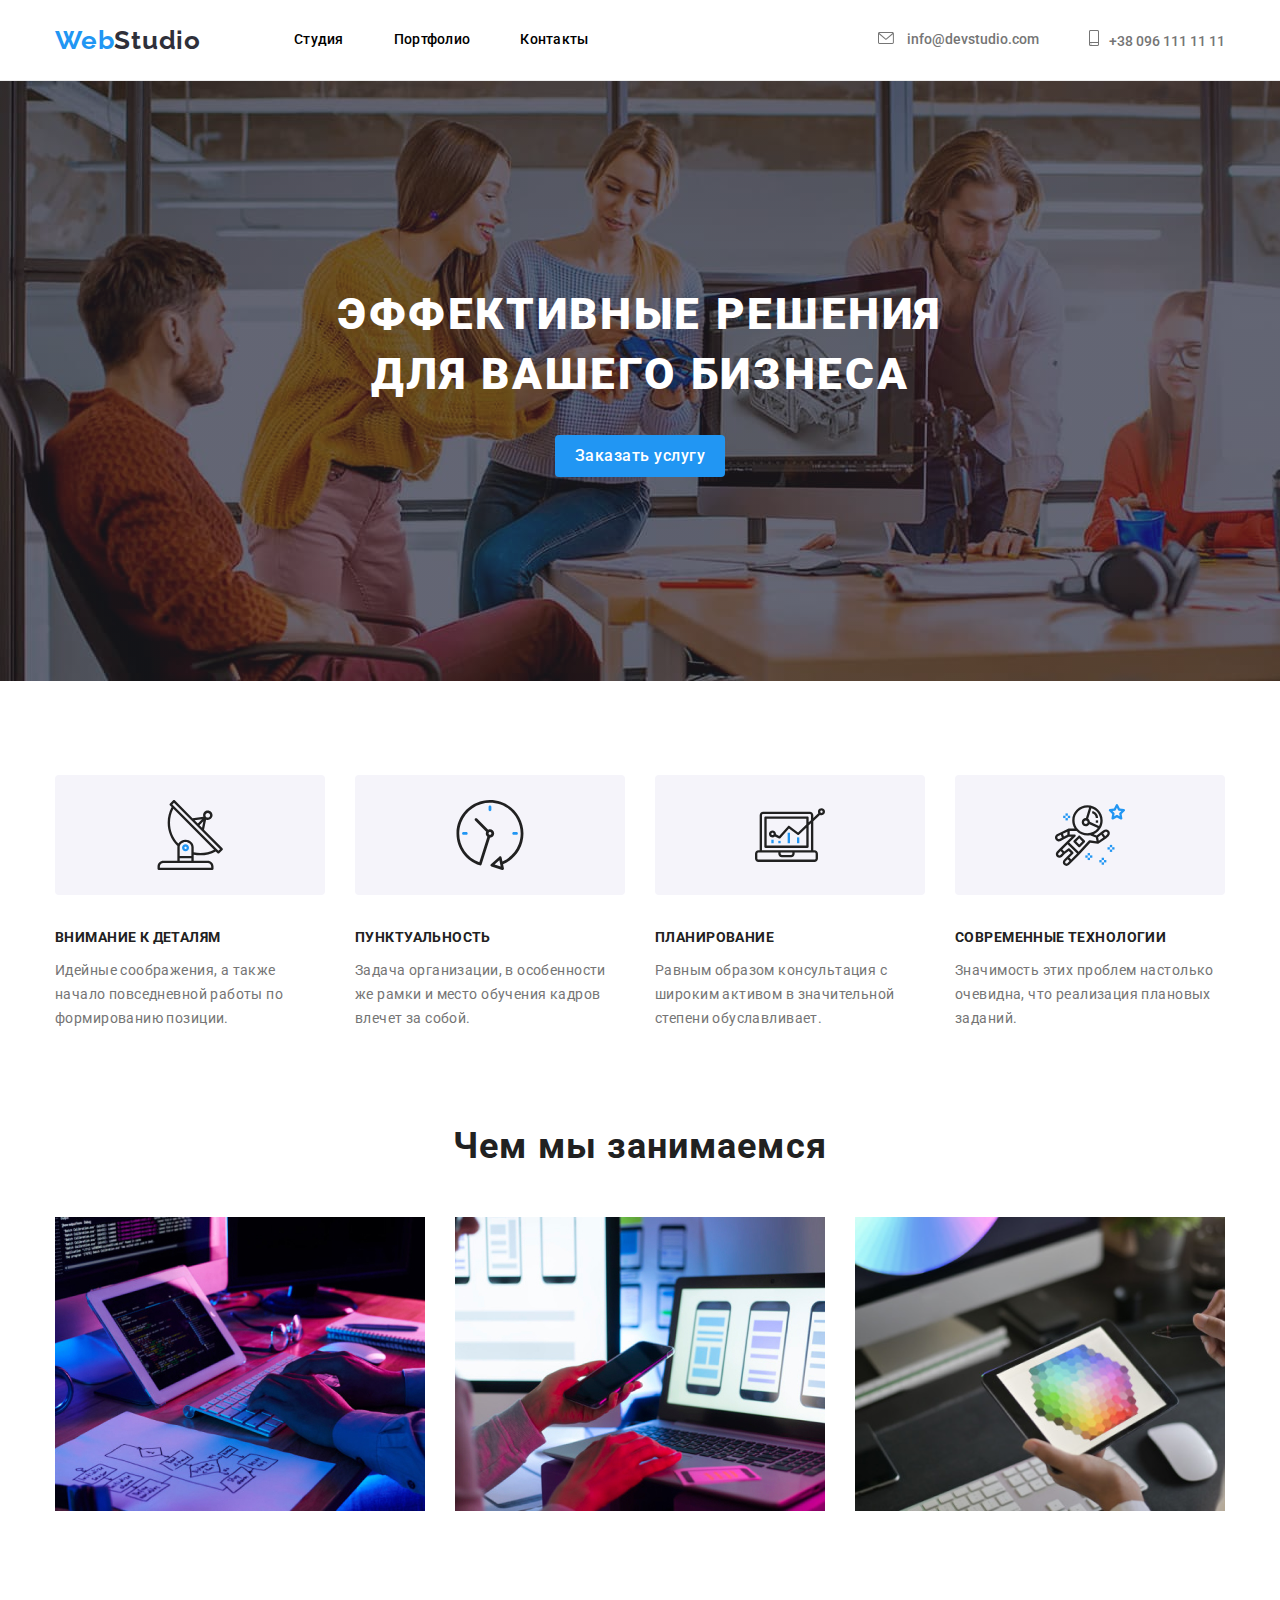
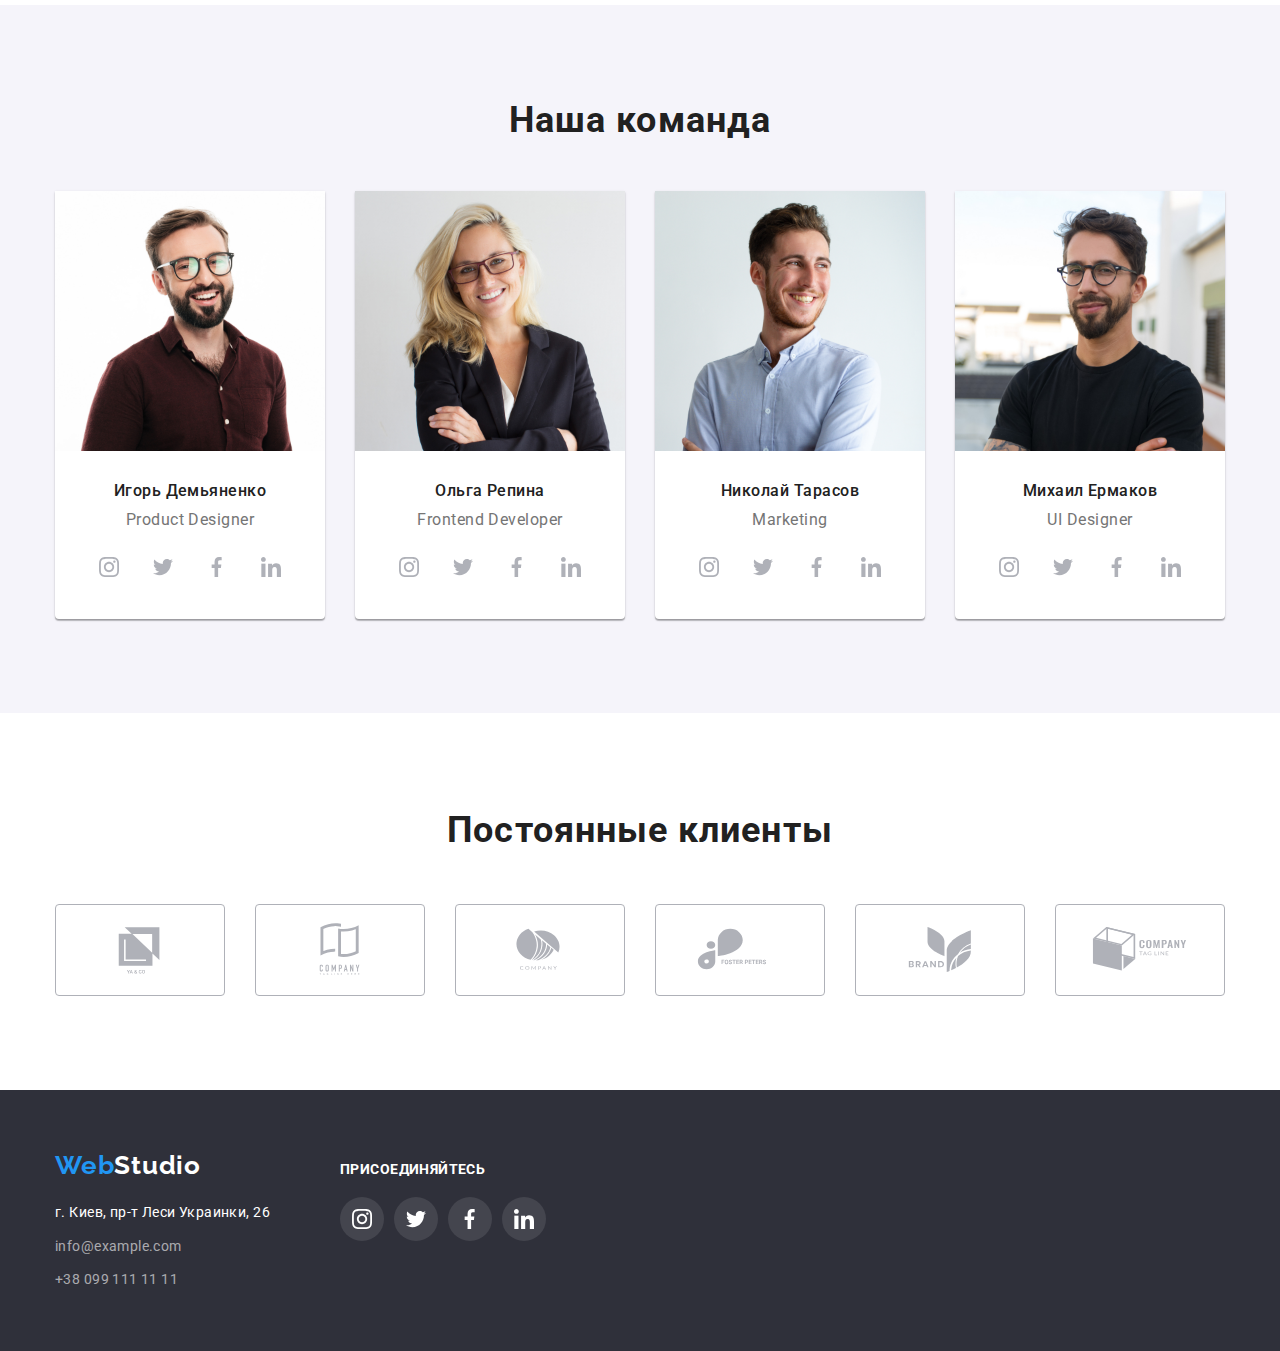
<file: index.html>
<!DOCTYPE html>
    <html lang="en">

    <head>
    <meta charset="UTF-8">
    <meta http-equiv="X-UA-Compatible" content="IE=edge">
    <meta name="viewport" content="width=device-width, initial-scale=1.0">
    <title>Document</title>
    <link rel="preconnect" href="https://fonts.googleapis.com">
    <link rel="preconnect" href="https://fonts.gstatic.com" crossorigin>
    <link
        href="https://fonts.googleapis.com/css2?family=Raleway:wght@700&family=Roboto:wght@400;500;700;900&display=swap"
        rel="stylesheet">
    <link rel="stylesheet" href="./css/modern-normalize.css">
    <link rel="stylesheet" href="./css/styles.css">
    </head>

    <body>
    <!--header of the page-->
    <header class="header">
        <div class="container main-nav">
            <nav class="main-nav">
                <a href="./index.html" lang="en" class="logo"><span class="logo-color">Web</span>Studio</a>

                <!--links for navigation on the page-->
                <ul class="header-list">
                    <li class="header-item"><a class="nav-link" href="./index.html">Студия</a></li>
                    <li class="header-item"><a class="nav-link" href="./portfolio.html">Портфолио</a></li>
                    <li class="header-item"><a class="nav-link" href="">Контакты</a></li>
                </ul>
            </nav>
            <!--contacts-->
            <ul class="contacts">
                <li class="item"><a href="mailto:info@devstudio.com" class="contacts-item">
                        <svg class="site-contacts-icon" width="16" height="12">
                            <use href="./images/first.svg#icon-letter"></use>
                        </svg> info@devstudio.com</a></li>
                <li class="item"><a href="tel:+380961111111" class="contacts-item">
                        <svg width="10" height="16" class="site-contacts-icon">
                            <use href="./images/first.svg#icon-telephone"></use>
                        </svg>+38 096 111 11 11</a></li>
            </ul>
        </div>
    </header>
    <!--hero-->
    <main>
        <section class="section hero-section">
            <h1 class="hero-title">Эффективные решения для вашего бизнеса</h1>
            <button class="button button-primary" type="button">Заказать услугу</button>
        </section>
        <!--abilities of the company-->
        <section class="section ability-section">
            <div class="container">
                <!--for-simantic-->
                <h2 class="hidden-title">Способности компании</h2>
                <ul class="ability-list row-flex row-flex__four-columns">
                    <li class="ability-item column-item">
                    <div class="abl-icon">
                        <svg class="img-icon" width="70" height="70">
                                <use href="./images/symbol-defs.svg#icon-Group"></use>
                        </svg>
                    </div>
                        <h3 class="ability-title">Внимание к деталям</h3>
                        <p class="ability-text">Идейные соображения, а также начало повседневной работы по формированию
                            позиции.</p>
                    </li>
                    <li class="ability-item column-item">
                    <div class="abl-icon">
                        <svg class="img-icon" width="70" height="70">
                            <use href="./images/symbol-defs.svg#icon-clock"></use>
                        </svg>
                    </div>
                        <h3 class="ability-title">Пунктуальность</h3>
                        <p class="ability-text">Задача организации, в особенности же рамки и место обучения кадров
                            влечет за собой.</p>
                    </li>
                    <li class="ability-item column-item">
                    <div class="abl-icon">
                        <svg class="img-icon" width="70" height="70">
                            <use href="./images/symbol-defs.svg#icon-diagram"></use>
                        </svg>
                    </div>
                        <h3 class="ability-title">Планирование</h3>
                        <p class="ability-text">Равным образом консультация с широким активом в значительной степени
                            обуславливает.</p>
                    </li>
                    <li class="ability-item column-item">
                    <div class="abl-icon">
                        <svg class="img-icon" width="70" height="70">
                            <use href="./images/symbol-defs.svg#icon-astronaut"></use>
                        </svg>
                    </div>
                        <h3 class="ability-title">Современные технологии</h3>
                        <p class="ability-text">Значимость этих проблем настолько очевидна, что реализация плановых
                            заданий.</p>
                    </li>
                </ul>
            </div>
        </section>
        <!--what company made-->
        <section class="section work-section top-spacer-null">
            <div class="container">
                <h2 class="section-title">Чем мы занимаемся</h2>
                <ul class="work-list row-flex row-flex__three-columns">
                    <li class="work-item column-item">
                        <img src="./images/box1.jpg" alt="personal computer" width="370" height="294">
                    </li>
                    <li class="work-item column-item">
                        <img src="./images/box2.jpg" alt="smartphone" width="370" height="294">
                    </li>
                    <li class="wwork-item column-item">
                        <img src="./images/box3.png" alt="tablet" width="370" height="294">
                    </li>
                </ul>
            </div>
        </section>
        <!--members of the company-->
        <section class="section company-members">
            <div class="container">
                <h2 class="section-title">Наша команда</h2>
                <ul class="members-list row-flex row-flex__four-columns">
                    <li class="column-item">
                        <div class="members-item">
                            <img src="./images/igor-demyanenko.jpg" class="team-img" alt="igor-demyanenko" width="270"
                                height="260">
                            <h3 class="member-name">Игорь Демьяненко</h3>
                            <p class="skill">Product Designer</p>
                            <div class="soc-container">
                                <ul class="social-links">
                                    <li class="social-item">
                                        <a href="" class="link soc-link">
                                            <svg class="icon" width="20" height="20">
                                                <use href="./images/symbol-defs.svg#icon-instagram"></use>
                                            </svg>
                                        </a>
                                    </li>
                                    <li class="social-item">
                                        <a href="" class="link soc-link">
                                            <svg class="icon" width="20" height="20">
                                                <use href="./images/symbol-defs.svg#icon-twitter"></use>
                                            </svg>
                                        </a>
                                    </li>
                                    <li class="social-item">
                                        <a href="" class="link soc-link">
                                            <svg class="icon" width="20" height="20">
                                                <use href="./images/symbol-defs.svg#icon-facebook"></use>
                                            </svg>
                                        </a>
                                    </li>
                                    <li class="social-item">
                                        <a href="" class="link soc-link">
                                            <svg class="icon" width="20" height="20">
                                                <use href="./images/symbol-defs.svg#icon-linkedin"></use>
                                            </svg>
                                        </a>
                                    </li>
                                </ul>
                            </div>
                        </div>
                    </li>
                    <li class="column-item">
                        <div class="members-item">
                            <img src="./images/olga-repyna.jpg" class="team-img" alt="olga-repyna" width="270"
                                height="260">
                            <h3 class="member-name">Ольга Репина</h3>
                            <p class="skill">Frontend Developer</p>
                            <div class="soc-container">
                                <ul class="social-links">
                                    <li class="social-item">
                                        <a href="" class="link soc-link">
                                            <svg class="icon" width="20" height="20">
                                                <use href="./images/symbol-defs.svg#icon-instagram"></use>
                                            </svg>
                                        </a>
                                    </li>
                                    <li class="social-item">
                                        <a href="" class="link soc-link">
                                            <svg class="icon" width="20" height="20">
                                                <use href="./images/symbol-defs.svg#icon-twitter"></use>
                                            </svg>
                                        </a>
                                    </li>
                                    <li class="social-item">
                                        <a href="" class="link soc-link">
                                            <svg class="icon" width="20" height="20">
                                                <use href="./images/symbol-defs.svg#icon-facebook"></use>
                                            </svg>
                                        </a>
                                    </li>
                                    <li class="social-item">
                                        <a href="" class="link soc-link">
                                            <svg class="icon" width="20" height="20">
                                                <use href="./images/symbol-defs.svg#icon-linkedin"></use>
                                            </svg>
                                        </a>
                                    </li>
                                </ul>
                            </div>
                        </div>
                    </li>
                    <li class="column-item">
                        <div class="members-item">
                            <img src="./images/nikolay-tarasov.jpg" class="team-img" alt="nikolay-tarasov" width="270"
                                height="260">
                            <h3 class="member-name">Николай Тарасов</h3>
                            <p class="skill">Marketing</p>
                        <div class="soc-container">
                            <ul class="social-links">
                                <li class="social-item">
                                    <a href="" class="link soc-link">
                                        <svg class="icon" width="20" height="20">
                                            <use href="./images/symbol-defs.svg#icon-instagram"></use>
                                        </svg>
                                    </a>
                                </li>
                                <li class="social-item">
                                    <a href="" class="link soc-link">
                                        <svg class="icon" width="20" height="20">
                                            <use href="./images/symbol-defs.svg#icon-twitter"></use>
                                        </svg>
                                    </a>
                                </li>
                                <li class="social-item">
                                    <a href="" class="link soc-link">
                                        <svg class="icon" width="20" height="20">
                                            <use href="./images/symbol-defs.svg#icon-facebook"></use>
                                        </svg>
                                    </a>
                                </li>
                                <li class="social-item">
                                    <a href="" class="link soc-link">
                                        <svg class="icon" width="20" height="20">
                                            <use href="./images/symbol-defs.svg#icon-linkedin"></use>
                                        </svg>
                                    </a>
                                </li>
                            </ul>
                        </div>
                        </div>
                    </li>
                    <li class="column-item">
                        <div class="members-item">
                            <img src="./images/michael-ermakov.jpg" class="team-img" alt="michael-ermakov" width="270"
                                height="260">
                            <h3 class="member-name">Михаил Ермаков</h3>
                            <p class="skill">UI Designer</p>
                        <div class="soc-container">
                            <ul class="social-links">
                                <li class="social-item">
                                    <a href="" class="link soc-link">
                                        <svg class="icon" width="20" height="20">
                                            <use href="./images/symbol-defs.svg#icon-instagram"></use>
                                        </svg>
                                    </a>
                                </li>
                                <li class="social-item">
                                    <a href="" class="link soc-link">
                                        <svg class="icon" width="20" height="20">
                                            <use href="./images/symbol-defs.svg#icon-twitter"></use>
                                        </svg>
                                    </a>
                                </li>
                                <li class="social-item">
                                    <a href="" class="link soc-link">
                                        <svg class="icon" width="20" height="20">
                                            <use href="./images/symbol-defs.svg#icon-facebook"></use>
                                        </svg>
                                    </a>
                                </li>
                                <li class="social-item">
                                    <a href="" class="link soc-link">
                                        <svg class="icon" width="20" height="20">
                                            <use href="./images/symbol-defs.svg#icon-linkedin"></use>
                                        </svg>
                                    </a>
                                </li>
                            </ul>
                        </div>
                        </div>
                    </li>
                </ul>
            </div>
        </section>
    <section class="section-clients">
        <div class="container container-clients">
            <h2 class="regular-customers">
                Постоянные клиенты
            </h2>
            <ul class="clients">
                <li class="item-client">
                    <a href="/" class="link-client">
                        <svg class="icon-client" width="106" height="60">
                            <use href="./images/symbol.svg#icon-Logo-1"></use>
                        </svg>
                    </a>
                </li>
                <li class="item-client">
                    <a href="/" class="link-client">
                        <svg class="icon-client" width="106" height="60">
                            <use href="./images/symbol.svg#icon-Logo-2"></use>
                        </svg>
                    </a>
                </li>
                <li class="item-client">
                    <a href="/" class="link-client">
                        <svg class="icon-client" width="106" height="60">
                            <use href="./images/symbol.svg#icon-Logo-3"></use>
                        </svg>
                    </a>
                </li>
                <li class="item-client">
                    <a href="/" class="link-client">
                        <svg class="icon-client" width="106" height="60">
                            <use href="./images/symbol.svg#icon-Logo-4"></use>
                        </svg>
                    </a>
                </li>
                <li class="item-client">
                    <a href="/" class="link-client">
                        <svg class="icon-client" width="106" height="60">
                            <use href="./images/symbol.svg#icon-Logo-5"></use>
                        </svg>
                    </a>
                </li>
                <li class="item-client">
                    <a href="/" class="link-client">
                        <svg class="icon-client" width="106" height="60">
                            <use href="./images/symbol.svg#icon-Logo-6"></use>
                        </svg>
                    </a>
                </li>
            </ul>
        </div>
    </section>
    </main>
    <!--footer of the page-->
    <footer class="footer">
        <div class="container position-foot">
            <div class="footer-adress-column">
                <a href="./index.html" lang="en" class="logo-footer"><span class="logo-color">Web</span>Studio</a>
                <address class="adress">
                    <p>г. Киев, пр-т Леси Украинки, 26</p>
                    <ul class="contacts-footer list">
                        <li class="item"><a href="mailto:info@example.com" class="contacts-link">info@example.com</a></li>
                        <li class="item"><a href="tel:+380991111111" class="contacts-link">+38 099 111 11 11</a></li>
                    </ul>
                </address>
            </div>  
            <div class="footer-social-column">
                <p class="join">
                    присоединяйтесь
                </p>
                    <ul class="social-links">
                        <li class="social-item">
                            <a href="" class="link soc-link soc-footer">
                                <svg class="icon soc-icon" width="20" height="20">
                                    <use href="./images/symbol-defs.svg#icon-instagram"></use>
                                </svg>
                            </a>
                        </li>
                        <li>
                            <a href="" class="link soc-link soc-footer">
                                <svg class="icon soc-icon" width="20" height="20">
                                    <use href="./images/symbol-defs.svg#icon-twitter"></use>
                                </svg>
                            </a>
                        </li>
                        <li>
                            <a href="" class="link soc-link soc-footer">
                                <svg class="icon soc-icon" width="20" height="20">
                                    <use href="./images/symbol-defs.svg#icon-facebook"></use>
                                </svg>
                            </a>
                        </li>
                        <li>
                            <a href="" class="link  soc-link soc-footer">
                                <svg class="icon soc-icon" width="20" height="20">
                                    <use href="./images/symbol-defs.svg#icon-linkedin"></use>
                                </svg>
                            </a>
                        </li>
                    </ul>
            </div>
        </div>
    </footer>
    </body>

    </html>
</file>
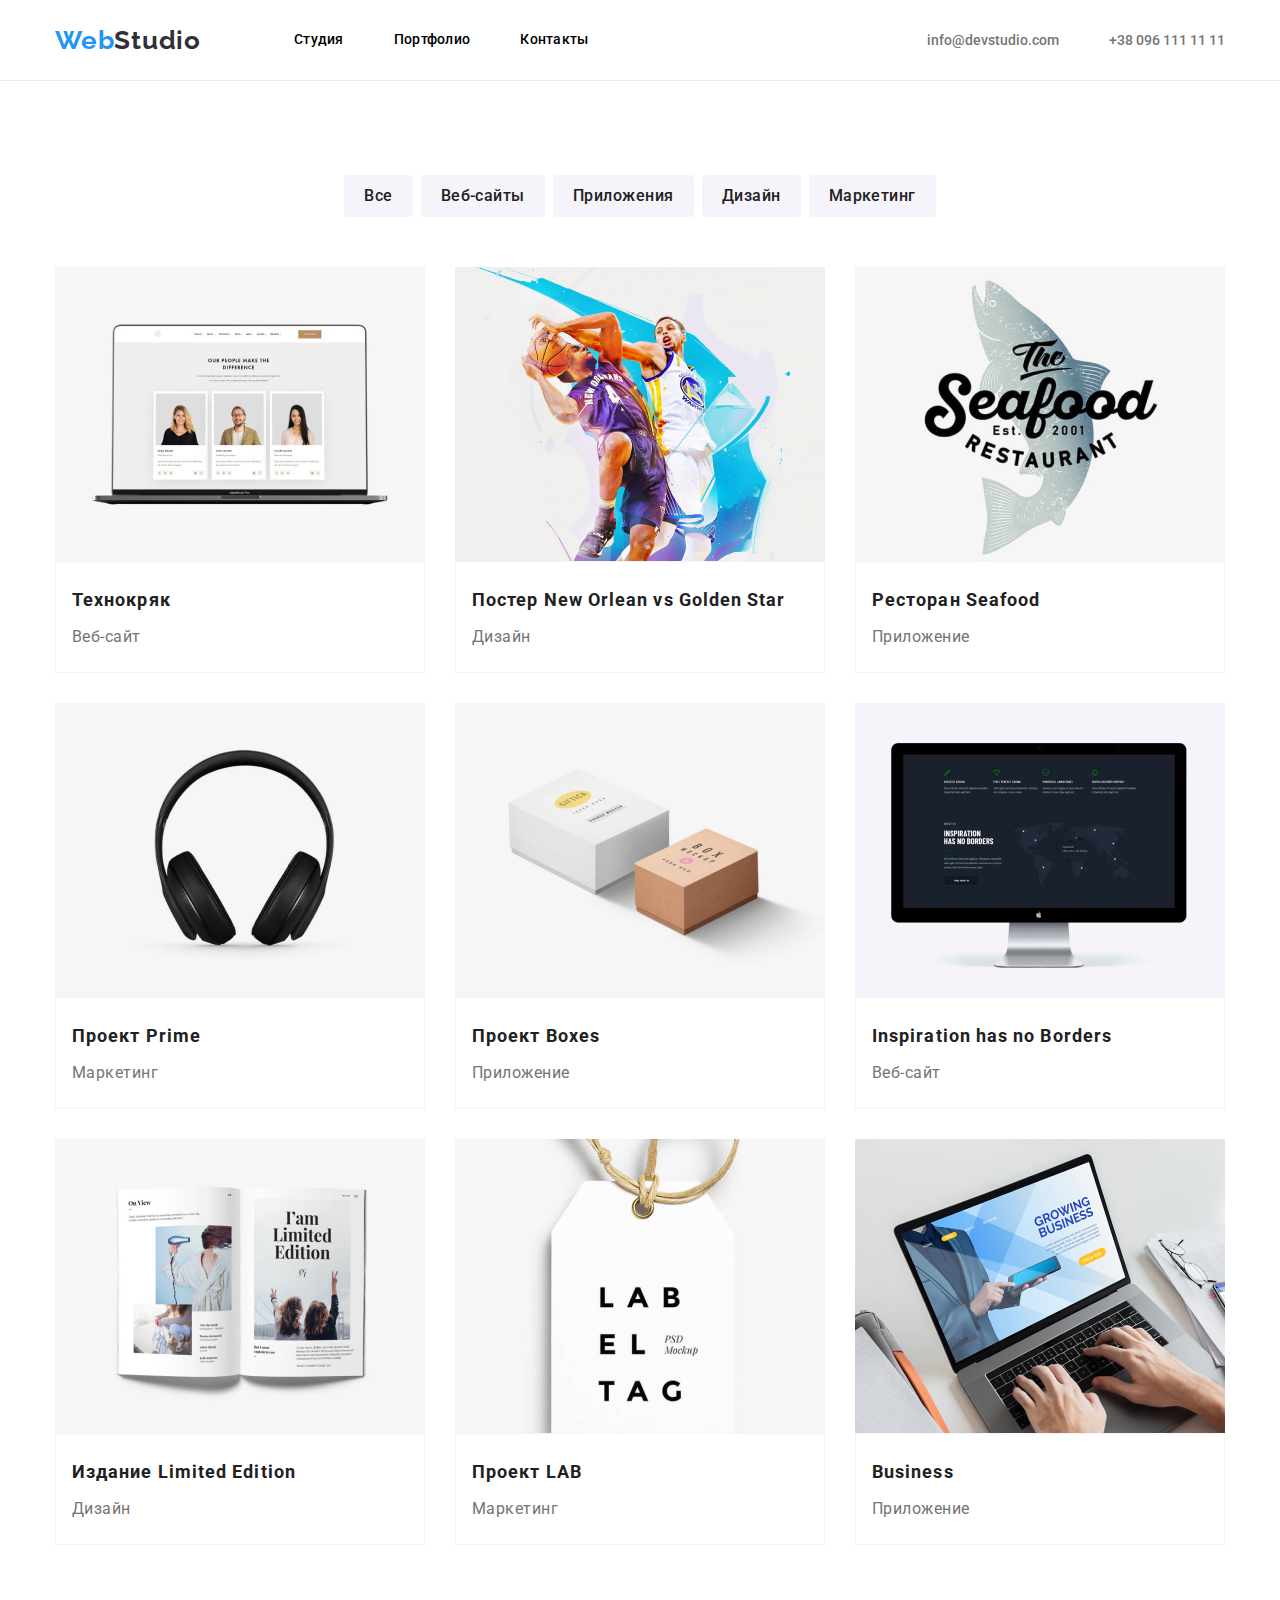
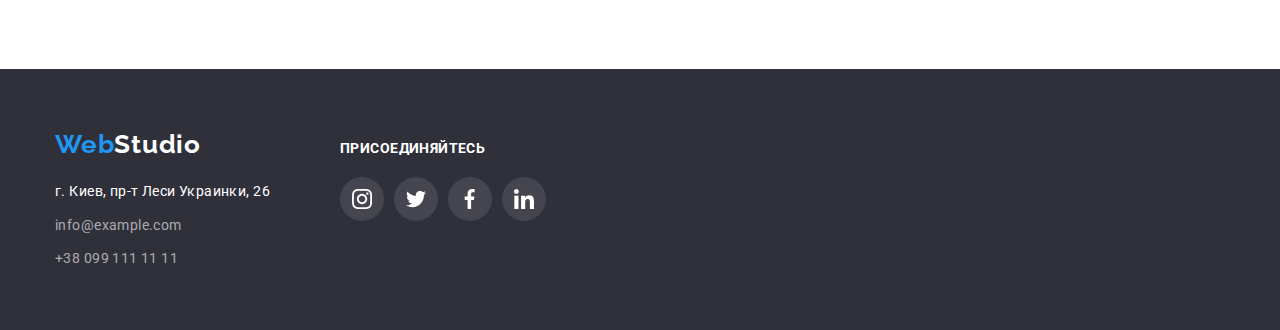
<file: portfolio.html>
<!DOCTYPE html>
<html lang="en">
<head>
    <meta charset="UTF-8">
    <meta http-equiv="X-UA-Compatible" content="IE=edge">
    <meta name="viewport" content="width=device-width, initial-scale=1.0">
    <title>Document</title>
    <link rel="preconnect" href="https://fonts.googleapis.com">
    <link rel="preconnect" href="https://fonts.gstatic.com" crossorigin>
    <link href="https://fonts.googleapis.com/css2?family=Raleway:wght@700&family=Roboto:wght@400;500;700;900&display=swap" rel="stylesheet">
    <link rel="stylesheet" href="./css/modern-normalize.css">
    <link rel="stylesheet" href="./css/styles.css">
</head>
<body>
    <!--header of the page-->
    <header class="header">
        <div class="container main-nav">
            <nav class="main-nav">
                <a href="./index.html" lang="en" class="logo"><span class="logo-color">Web</span>Studio</a>
    
                <!--links for navigation on the page-->
                <ul class="header-list">
                    <li class="header-item"><a class="nav-link" href="./index.html">Студия</a></li>
                    <li class="header-item"><a class="nav-link" href="./portfolio.html">Портфолио</a></li>
                    <li class="header-item"><a class="nav-link" href="">Контакты</a></li>
                </ul>
            </nav>
            <!--contacts-->
            <ul class="contacts">
                <li class="item"><a href="mailto:info@devstudio.com" class="contacts-item">info@devstudio.com</a></li>
                <li class="item"><a href="tel:+380961111111" class="contacts-item">+38 096 111 11 11</a></li>
            </ul>
        </div>
    </header>
    <!--portfolio navigation-->
    <main>
        <!--portfolio buttons-->
        <section class="section">
            <div class="container">
            <ul class="button-list list">
                <li class="item">
                    <button class="button" type="button">Все</button>
                </li>
                <li class="item">
                    <button class="button" type="button">Веб-сайты</button>
                </li>
                <li class="item">
                    <button class="button" type="button">Приложения</button>
                </li>
                <li class="item">
                    <button class="button" type="button">Дизайн</button>
                </li>
                <li class="item">
                    <button class="button" type="button">Маркетинг</button>
                </li>
            </ul>
        <!--portfolio gallery link list-->
            <ul class="gallery row-flex row-flex__three-columns">
                <li class="gallery-item column-item">
                    <a href="#" class="sait-hover">
                    <img src="./images/technocreck.jpg" alt="notebook" width="370" height="294">
                    <div class="glr-item">
                    <h3 class="works-item">Технокряк</h3>
                    <p class="item-text">Веб-сайт</p>
                    </div>
                    </a>
                </li>
                <li class="gallery-item column-item">
                    <a href="#" class="sait-hover">
                    <img src="./images/poster-new-orlean.jpg" alt="basketball-players" width="370" height="294">
                    <div class="glr-item">
                    <h3 class="works-item">Постер New Orlean vs Golden Star</h3>
                    <p class="item-text">Дизайн</p>
                    </div>
                    </a>
                </li>
                <li class="gallery-item column-item">
                    <a href="#" class="sait-hover">
                    <img src="./images/seafood.jpg" alt="logo-restaurant" width="370" height="294">
                    <div class="glr-item">
                    <h3 class="works-item">Ресторан <span lang="en">Seafood</span></h3>
                    <p class="item-text">Приложение</p>
                    </div>
                    </a>
                </li>
                <li class="gallery-item column-item">
                    <a href="#" class="sait-hover">
                    <img src="./images/headphones.jpg" alt="headphones" width="370" height="294">
                    <div class="glr-item">
                    <h3 class="works-item">Проект <span lang="en">Prime</span></h3>
                    <p class="item-text">Маркетинг</p>
                    </div>
                    </a>
                </li>
                <li class="gallery-item column-item">
                    <a href="#" class="sait-hover">
                    <img src="./images/boxes.jpg" alt="two-boxes" width="370" height="294">
                    <div class="glr-item">
                    <h3 class="works-item">Проект <span lang="en">Boxes</span></h3>
                    <p class="item-text">Приложение</p>
                    </div>
                    </a>
                </li>
                <li class="gallery-item column-item">
                    <a href="#" class="sait-hover">
                    <img src="./images/monitor.jpg" alt="monitor" width="370" height="294">
                    <div class="glr-item">
                    <h3 class="works-item"><span lang="en">Inspiration has no Borders</span></h3>
                    <p class="item-text">Веб-сайт</p>
                    </div>
                    </a>
                </li>
                <li class="gallery-item column-item">
                    <a href="#" class="sait-hover">
                    <img src="./images/book-limited-edition.jpg" alt="book" width="370" height="294">
                    <div class="glr-item">
                    <h3 class="works-item">Издание <span lang="en">Limited Edition</span></h3>
                    <p class="item-text">Дизайн</p>
                    </div>
                    </a>
                </li>
                <li class="gallery-item column-item">
                    <a href="#" class="sait-hover">
                    <img src="./images/lab.jpg" alt="teg-lab" width="370" height="294">
                    <div class="glr-item">
                    <h3 class="works-item">Проект <span lang="en">LAB</span> </h3>
                    <p class="item-text">Маркетинг</p>
                    </div>
                    </a>
                </li>
                <li class="gallery-item column-item">
                    <a href="#" class="sait-hover">
                    <img src="./images/laptop-growing.jpg" alt="laptop" width="370" height="294">
                    <div class="glr-item">
                    <h3 class="works-item"> <span lang="en">Business</span></h3>
                    <p class="item-text">Приложение</p>
                    </div>
                    </a>
                </li>
                
            </ul>
        </div>
        </section>
    </main>
       <!--footer of the page-->
    <footer class="footer">
        <div class="container position-foot">
            <div class="footer-adress-column">
                <a href="./index.html" lang="en" class="logo-footer"><span class="logo-color">Web</span>Studio</a>
                <address class="adress">
                    <p>г. Киев, пр-т Леси Украинки, 26</p>
                    <ul class="contacts-footer list">
                        <li class="item"><a href="mailto:info@example.com" class="contacts-link">info@example.com</a></li>
                        <li class="item"><a href="tel:+380991111111" class="contacts-link">+38 099 111 11 11</a></li>
                    </ul>
                </address>
            </div>
            <div class="footer-social-column">
                <p class="join">
                    присоединяйтесь
                </p>
                <ul class="social-links">
                    <li class="social-item">
                        <a href="" class="link soc-link soc-footer">
                            <svg class="icon soc-icon" width="20" height="20">
                                <use href="./images/symbol-defs.svg#icon-instagram"></use>
                            </svg>
                        </a>
                    </li>
                    <li>
                        <a href="" class="link soc-link soc-footer">
                            <svg class="icon soc-icon" width="20" height="20">
                                <use href="./images/symbol-defs.svg#icon-twitter"></use>
                            </svg>
                        </a>
                    </li>
                    <li>
                        <a href="" class="link soc-link soc-footer">
                            <svg class="icon soc-icon" width="20" height="20">
                                <use href="./images/symbol-defs.svg#icon-facebook"></use>
                            </svg>
                        </a>
                    </li>
                    <li>
                        <a href="" class="link  soc-link soc-footer">
                            <svg class="icon soc-icon" width="20" height="20">
                                <use href="./images/symbol-defs.svg#icon-linkedin"></use>
                            </svg>
                        </a>
                    </li>
                </ul>
            </div>
        </div>
    </footer>
    
</body>
</html>
</file>
<file: css/styles.css>
:root {
  --main-title-color: #ffffff;
  --secondary-title-color: #212121;
  --main-text-color: #757575;
  --secondary-text-color: #ffffff;
  --third-text-color: #000000;
  --accent-color: #2196f3;
  --main-background-color: #ffffff;
  --secondary-background-color: #f5f4fa;
  --third-background-color: #2f303a;
  --fourth-background-color: #ffffff;
  --color-icon: #afb1b8;
}

body {
  background-color: var(--main-background-color);
  color: var(--main-text-color);
  font-family: 'Raleway', sans-serif;
  font-family: 'Roboto', sans-serif;
}

/*global reset styles*/
h1,
h2,
h3,
h5,
h6 {
  margin-bottom: 0;
}

h1,
h2,
h3,
ul,
p {
  margin-top: 0;
  margin-bottom: 0;
}

ul {
  margin: 0;
  padding: 0;
  list-style: none;
}

.section {
  padding: 94px 0;
}

.section-title {
  margin-bottom: 50px;
  font-family: Roboto;
  font-style: normal;
  font-weight: bold;
  font-size: 36px;
  line-height: 42px;
  text-align: center;
  letter-spacing: 0.03em;
  color: #212121;
}

.section.top-spacer-null {
  padding-top: 0;
}

.container {
  margin: 0 auto;
  width: 1200px;
  padding: 0 15px;
}

.row-flex {
  padding: 0;
  list-style: none;
  display: flex;
  flex-direction: row;
  flex-wrap: wrap;
  margin-left: -30px;
}

.row-flex__two-columns .column-item {
  flex-basis: calc(100% / 2);
}

.row-flex__three-columns .column-item {
  flex-basis: calc(100% / 3 - 30px);
  margin-left: 30px;
}

.row-flex__four-columns .column-item {
  flex-basis: calc(100% / 4 - 30px);
  margin-left: 30px;
}

.main-nav {
  display: flex;
  align-items: center;
}

.header-list {
  display: flex;
  margin-left: 93px;
}

.header-list .item {
  margin-left: 50px;
}

.header-list .header-item:not(:last-child) {
  margin-right: 50px;
}

.header-list .nav-link {
  display: block;
  padding-top: 32px;
  padding-bottom: 32px;
  font-weight: 500;
  font-size: 14px;
  line-height: 1.14;
  letter-spacing: 0.02em;
}

.row-flex__five-columns .column-item {
  flex-basis: calc(100% / 5);
}

.row-flex__six-columns .column-item {
  flex-basis: calc(100% / 6);
}

/*header*/
.header {
  background-color: var(--fourth-background-color);
  border-bottom: 1px solid #ececec;
}

.logo {
  font-weight: 700;
  font-size: 26px;
  line-height: 1.19;
  letter-spacing: 0.03em;
  color: var(--third-background-color);
  font-family: 'Raleway', sans-serif;
}

.logo-color {
  color: var(--accent-color);
}

.nav-link {
  font-weight: 500;
  font-size: 14px;
  line-height: 1.14;
  letter-spacing: 0.02em;
  color: var(--third-text-color);
}

.nav-link:hover,
.contacts a:hover,
.nav-link:focus,
.contacts a:focus {
  color: var(--accent-color);
}

.contacts-item {
  color: #757575;
  font-weight: 500;
  font-size: 14px;
  line-height: 1.14;
  text-decoration: none;
}

.contacts {
  display: flex;
  margin-left: auto;
}

.contacts .item + .item {
  margin-left: 50px;
}

.contacts-link {
  color: #757575;
  font-size: 16px;
  line-height: 30px;
  font-weight: 500;
  font-size: 14px;
  line-height: 1.14;
  text-decoration: none;
}

a {
  text-decoration: none;
}

li {
  list-style-type: none;
}

.header {
  color: var(--main-text-color);
}

.footer {
  display: block;
  padding-bottom: 60px;
  padding-top: 60px;
  box-sizing: border-box;
  color: var(--secondary-text-color);
}

.position-foot {
  display: flex;
  align-items: baseline;
}

/*hero-section*/
.hero-section {
  background-color: var(--third-background-color);
  background-image: linear-gradient(
      to right,
      rgba(47, 48, 58, 0.4),
      rgba(47, 48, 58, 0.4)
    ),
    url('../images/herojpg.jpg');
  background-repeat: no-repeat;
  background-size: cover;
  background-position: 0px 0px;
  min-height: 600px;
  display: flex;
  flex-direction: column;
  align-items: center;
  justify-content: center;
}

.hero-title {
  font-weight: 900;
  font-size: 44px;
  line-height: 1.36;
  text-align: center;
  letter-spacing: 0.06em;
  text-transform: uppercase;
  color: var(--main-title-color);
  max-width: 696px;
  margin-bottom: 30px;
}

.site-contacts-icon {
  margin-right: 10px;
  fill: currentColor;
}

.site-contacts-item:first-child {
  margin-right: 30px;
}

.sait-hover {
  display: block;
}

.sait-hover:hover,
.sait-hover:focus {
  box-shadow: 0px 1px 1px rgba(0, 0, 0, 0.12), 0px 4px 4px rgba(0, 0, 0, 0.06),
    1px 4px 6px rgba(0, 0, 0, 0.16);
}

.button {
  font-weight: 500;
  font-size: 16px;
  line-height: 1.87;
  text-align: center;
  letter-spacing: 0.03em;
  color: var(--secondary-title-color);
  background-color: var(--secondary-background-color);
  font-family: 'Roboto', sans-serif;
  white-space: nowrap;
  padding: 6px 20px;
  border: none;
  border-radius: 4px;
  cursor: pointer;
}

.button-primary {
  color: #ffffff;
  background-color: var(--accent-color);
}

.button:focus,
.button:hover {
  color: var(--secondary-text-color);
  background-color: var(--accent-color);
  box-shadow: 0px 3px 1px rgba(0, 0, 0, 0.1), 0px 2px 2px rgba(0, 0, 0, 0.12);
}

.button-list {
  display: flex;
  justify-content: center;
  margin-left: auto;
  margin-right: auto;
  margin-bottom: 50px;
}

.button-list .item + .item {
  margin-left: 8px;
}

/*abilities of the company*/

.hidden-title {
  visibility: hidden;
  display: none;
}

.ability-section,
.work-section {
  background-color: var(--main-background-color);
}

.ability-title {
  margin-bottom: 10px;
  font-weight: 700;
  font-size: 14px;
  line-height: 24px;
  letter-spacing: 0.03em;
  text-transform: uppercase;
  color: var(--secondary-title-color);
}

.ability-text {
  font-size: 14px;
  line-height: 1.71;
  letter-spacing: 0.03em;
  color: #757575;
}

.members-item {
  padding-bottom: 30px;
  background: #ffffff;
  box-shadow: 0px 1px 3px rgba(0, 0, 0, 0.12), 0px 1px 1px rgba(0, 0, 0, 0.14),
    0px 2px 1px rgba(0, 0, 0, 0.2);
  border-radius: 0px 0px 4px 4px;
}

.member-name {
  margin-bottom: 10px;
  font-weight: 500;
  font-size: 16px;
  line-height: 1.19;
  text-align: center;
  letter-spacing: 0.03em;
  color: var(--secondary-title-color);
}

.skill {
  font-size: 16px;
  line-height: 1.19;
  text-align: center;
  letter-spacing: 0.03em;
  color: var(--main-text-color);
}

.company-members {
  background-color: var(--secondary-background-color);
}

/*footer*/

.container-footer {
  margin-right: 70px;
}
.footer {
  background-color: var(--third-background-color);
  color: var(--secondary-text-color);
  padding-top: 60px;
}

.footer .social-links .link svg {
  fill: #ffffff;
}

.adress {
  font-style: normal;
}

.adress > p {
  font-size: 14px;
  line-height: 1.71;
  letter-spacing: 0.03em;
  font-style: normal;
  color: var(--secondary-text-color);
}

.portfolio-filters {
  background-color: var(--main-background-color);
}

.works-item {
  font-style: normal;
  font-weight: bold;
  margin-bottom: 4px;
  font-weight: 700;
  font-size: 18px;
  line-height: 2;
  letter-spacing: 0.06em;
  color: var(--secondary-title-color);
}

.item-text {
  font-weight: 400;
  font-size: 16px;
  line-height: 1.88;
  letter-spacing: 0.03em;
  color: var(--main-text-color);
}

.logo-footer {
  display: inline-block;
  margin-bottom: 20px;
  font-weight: 700;
  font-size: 26px;
  line-height: 1.19;
  letter-spacing: 0.03em;
  font-weight: bold;
  font-style: normal;
  color: var(--secondary-text-color);
  font-family: 'Raleway', sans-serif;
}
.glr-item {
  margin-bottom: 30px;
  padding: 20px 16px;
  border: 1px solid #f5f4fa;
}

img {
  display: block;
  max-width: 100%;
  margin: 0 auto;
}

.team-img {
  margin-bottom: 30px;
  width: 270px;
  aspect-ratio: auto 270 / 260;
  height: 260px;
}

.address {
  color: var(--primary-white-color);
  font-style: normal;
  font-weight: 400;
  font-size: 14px;
  line-height: 1.71;
  letter-spacing: 0.03em;
}

.contacts-footer .item {
  margin-top: 9px;
}

.contacts-footer .contacts-link {
  color: rgba(255, 255, 255, 0.6);
}

.contacts-link {
  font-style: normal;
  font-weight: normal;
  font-size: 14px;
  line-height: 24px;
  letter-spacing: 0.03em;
}

.contacts-footer .contacts-link:hover,
.contacts-footer .contacts-link:focus {
  color: #2196f3;
}

.abl-icon {
  width: 270px;
  height: 120px;
  display: flex;
  justify-content: center;
  align-items: center;
  margin-bottom: 30px;
  background: #f5f4fa;
  border-radius: 4px;
}

.img-icon {
  text-align: center;
  fill: var(--secondary-title-color);
}

.soc-container {
  display: flex;
  justify-content: center;
  margin-top: 16px;
}

.social-links {
  display: flex;
  justify-content: center;
  align-items: center;
  height: 44px;
  width: 206px;
  padding-left: 0;
  margin-bottom: 0;
  margin-top: 0;
  list-style: none;
  color: #afb1b8;
}

.soc-link .link {
  justify-content: center;
  align-items: center;
}

.social-links .link {
  display: flex;
  justify-content: center;
  align-items: center;
  width: 44px;
  height: 44px;
  border-radius: 50%;
  color: #afb1b8;
}

.social-item li + li {
  margin-left: 10px;
}

.social-links .link svg {
  fill: #afb1b8;
}

.social-links .link:hover,
.social-links .link:focus {
  background-color: #afb1b8;
}

.link:focus svg,
.link:hover svg {
  fill: var(--accent-color);
}

.social-item:hover svg,
.social-item:focus svg {
  fill: var(--accent-color);
}

.soc-link:hover svg,
.soc-link:focus svg {
  fill: #ffffff;
}

.social-links .link:hover,
.social-links .link:focus {
  background-color: var(--accent-color);
}

.social-links li + li {
  margin-left: 10px;
}

.soc-footer {
  background-color: rgba(255, 255, 255, 0.1);
}

.section-clients {
  margin: 94px 0;
}
.regular-customers {
  font-style: normal;
  font-weight: 700;
  font-size: 36px;
  line-height: 1.3;
  text-align: center;
  letter-spacing: 0.03em;
  color: #212121;
  margin-bottom: 50px;
}

.container-clients {
  text-align: center;
}

.clients {
  display: flex;
  align-items: center;
  justify-content: center;
  padding: 0px;
  margin: 0px;
}

.clients li + li {
  margin-left: 30px;
}

.link-client {
  display: flex;
  align-items: center;
  justify-content: center;
  width: 170px;
  height: 92px;
  fill: #afb1b8;
  border: 1px solid var(--color-icon);
  border-radius: 4px;
}

.link-client:hover,
.link-client:focus {
  fill: var(--accent-color);
  border: 1px solid var(--accent-color);
}

.link-client:hover svg,
.link-client:focus svg {
  fill: var(--accent-color);
}

.footer-sections {
  background-color: #2f303a;
  padding: 60px 0px;
  color: var(--fon-color);
}

.footer-adress-column {
  margin-right: 70px;
}

.join {
  font-weight: 700;
  font-size: 14px;
  line-height: 1.18;
  letter-spacing: 0.03em;
  text-transform: uppercase;

  color: #ffffff;

  margin-bottom: 20px;
}
</file>
